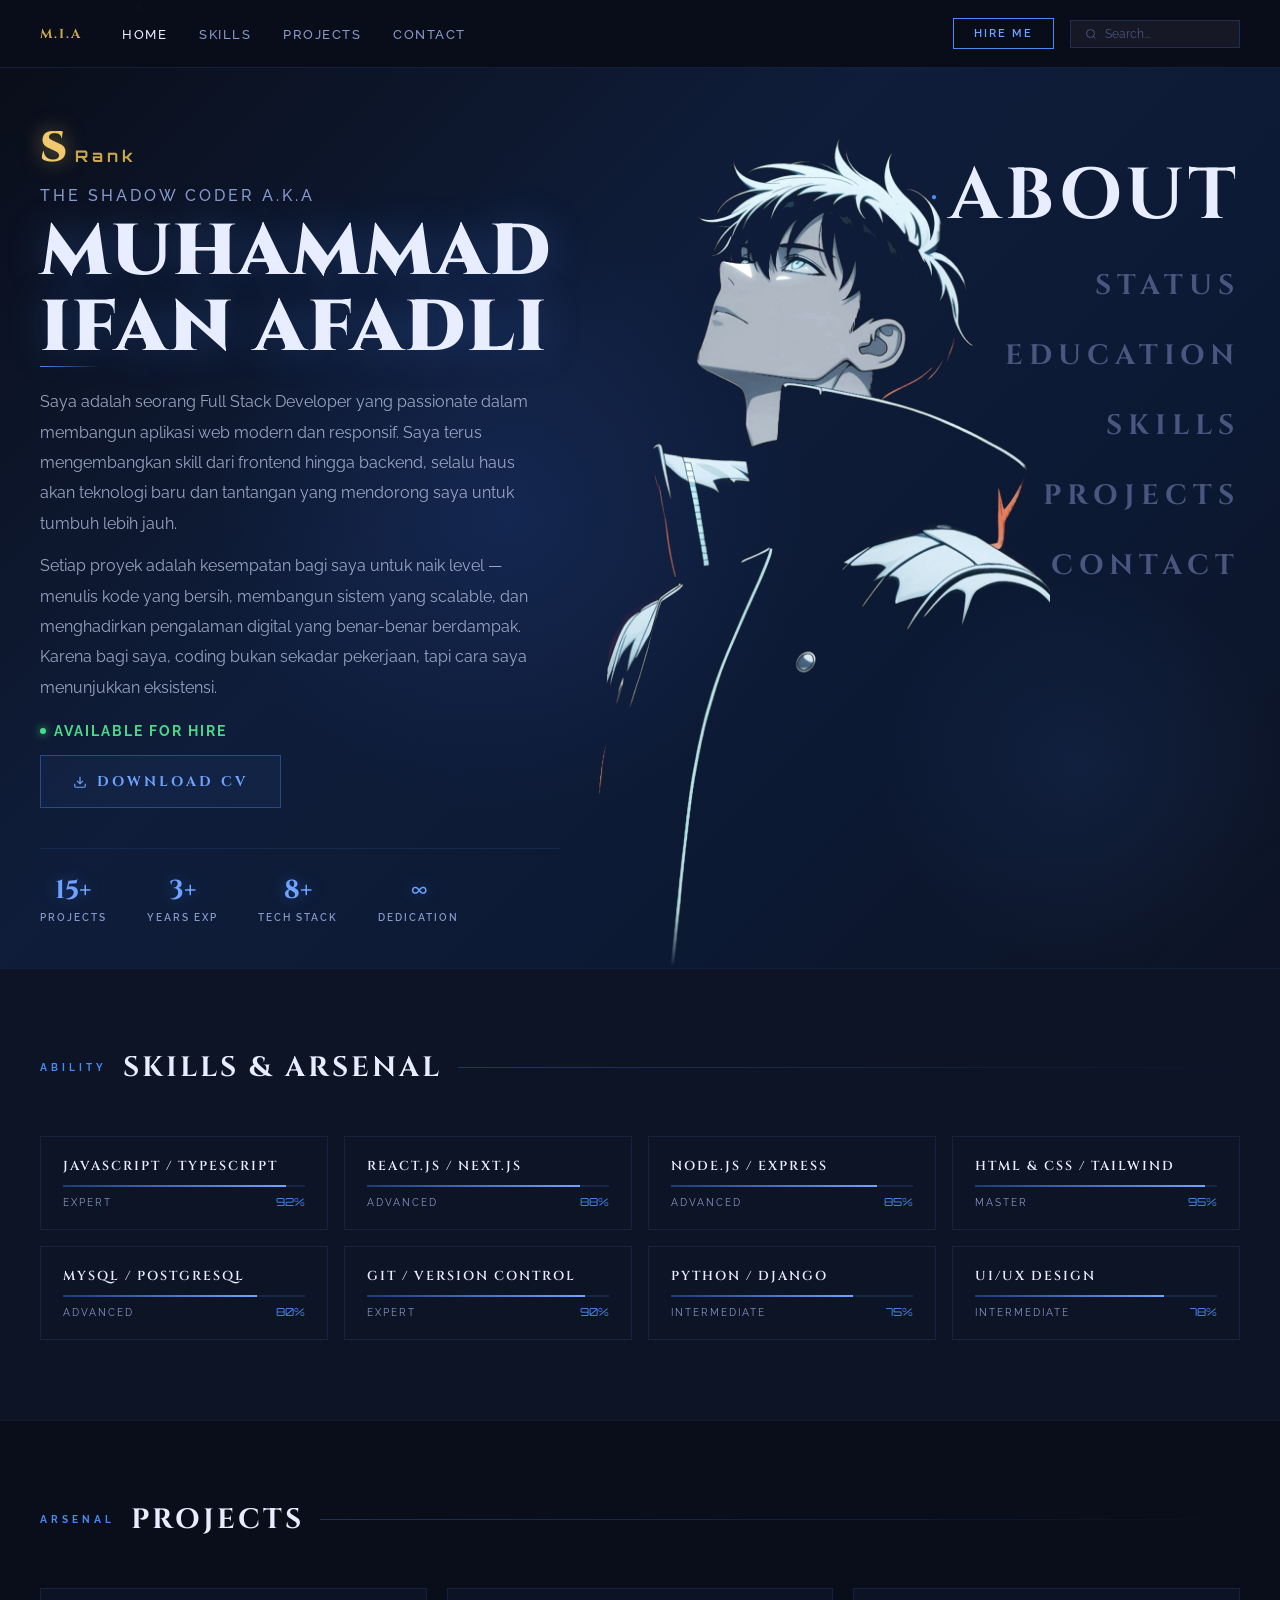
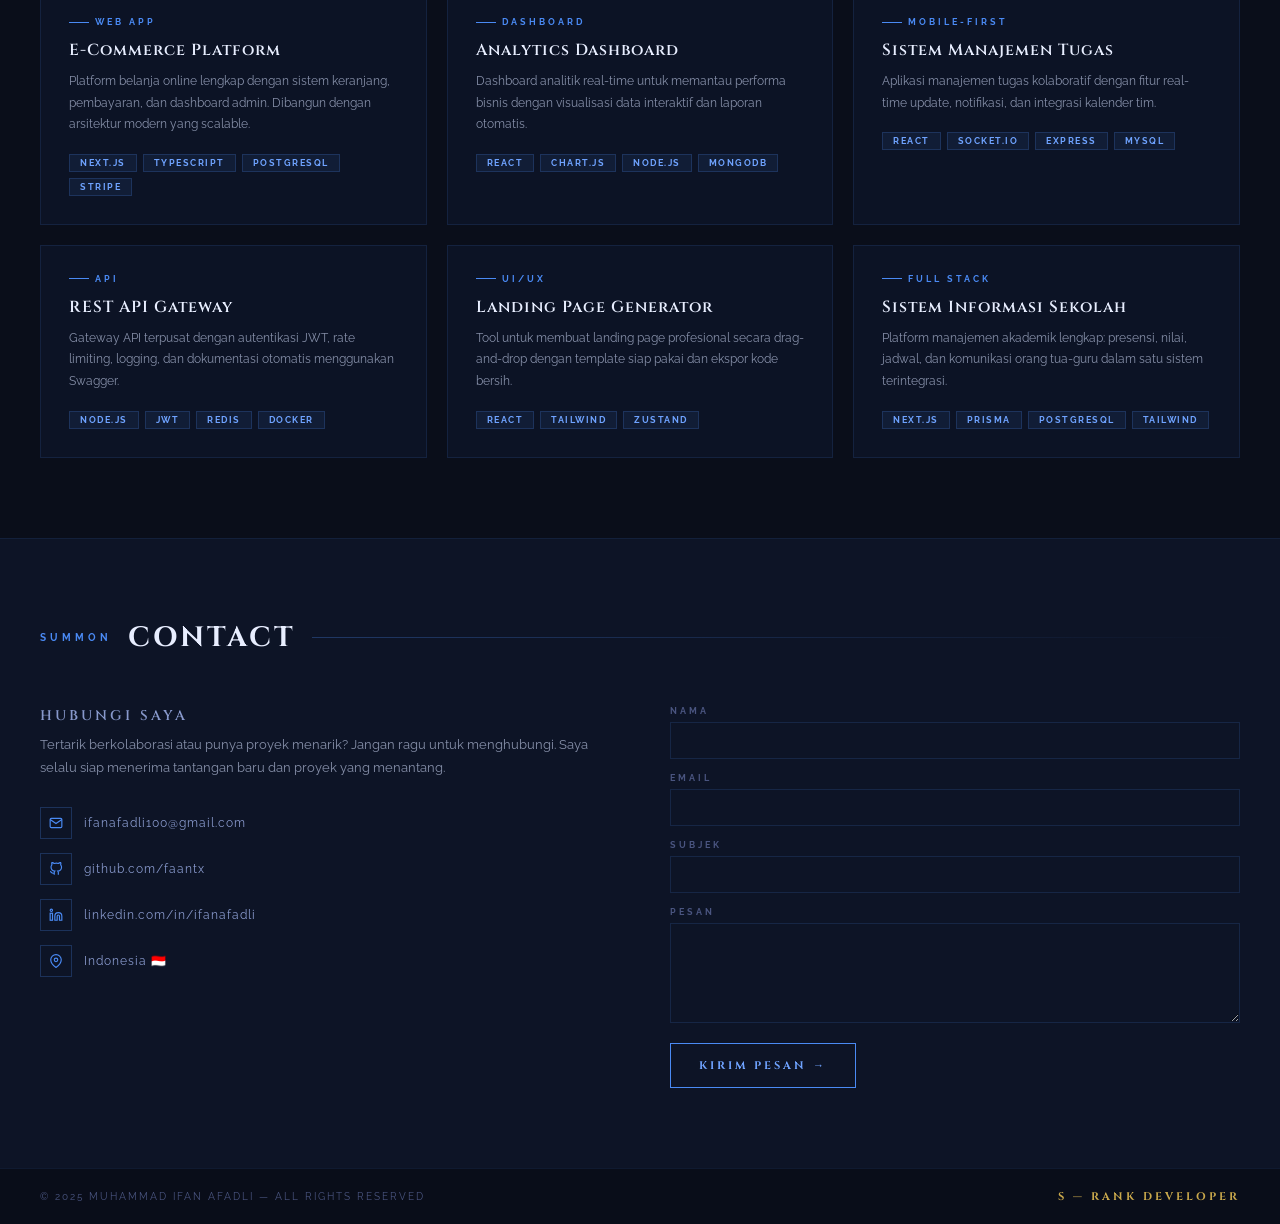
<file: PORTOFOLIO ANIME/index.html>
<!DOCTYPE html>
<html lang="id">

<head>
  <meta charset="UTF-8">
  <meta name="viewport" content="width=device-width, initial-scale=1.0">
  <title>Muhammad Ifan Afadli — Portfolio</title>
  <link
    href="https://fonts.googleapis.com/css2?family=Cinzel:wght@400;600;700;900&family=Raleway:wght@300;400;500;600&family=Orbitron:wght@400;700&display=swap"
    rel="stylesheet">
  <link rel="stylesheet" href="./assets/css/style.css">
</head>

<body>

  <canvas id="particles-canvas"></canvas>

  <!-- ── NAV ── -->
  <nav>
    <span class="nav-logo">M.I.A</span>
    <ul class="nav-links">
      <li><a href="#hero">Home</a></li>
      <li><a href="#skills">Skills</a></li>
      <li><a href="#projects">Projects</a></li>
      <li><a href="#contact">Contact</a></li>
    </ul>
    <div class="nav-right">
      <a href="#contact" class="btn-hire">Hire Me</a>
      <div class="search-box">
        <svg width="12" height="12" fill="none" stroke="currentColor" stroke-width="2" viewBox="0 0 24 24"
          style="color:#4a5580">
          <circle cx="11" cy="11" r="8" />
          <path d="m21 21-4.35-4.35" />
        </svg>
        <input type="text" placeholder="Search...">
      </div>
    </div>
  </nav>

  <!-- ── HERO ── -->
  <section id="hero" class="section">
    <div class="hero-bg-glow"></div>
    <div class="hero-bg-glow2"></div>

    <img
      src="[data-uri]"
      alt="Character" class="hero-char-img">
    <div class="hero-content">
      <div class="hero-left">
        <div class="rank-badge">
          <span class="rank-letter">S</span>
          <span class="rank-label">Rank</span>
        </div>

        <p class="hero-subtitle">The Shadow Coder A.K.A</p>

        <h1 class="hero-name">Muhammad<br>Ifan Afadli</h1>


        <div class="hero-divider"></div>

        <p class="hero-desc">
          Saya adalah seorang Full Stack Developer yang passionate dalam membangun
          aplikasi web modern dan responsif. Saya terus mengembangkan skill dari
          frontend hingga backend, selalu haus akan teknologi baru dan tantangan
          yang mendorong saya untuk tumbuh lebih jauh.
        </p>
        <p class="hero-desc" style="margin-top:12px">
          Setiap proyek adalah kesempatan bagi saya untuk naik level — menulis kode
          yang bersih, membangun sistem yang scalable, dan menghadirkan pengalaman
          digital yang benar-benar berdampak. Karena bagi saya, coding bukan sekadar
          pekerjaan, tapi cara saya menunjukkan eksistensi.
        </p>

        <div style="display:flex; flex-direction:column; align-items:flex-start; gap:0;">
          <div class="status-badge">
            <span class="status-dot"></span>
            Available for hire
          </div>

          <a href="#" class="btn-download-cv" download>
            <svg fill="none" stroke="currentColor" stroke-width="2" viewBox="0 0 24 24" width="14" height="14">
              <path d="M21 15v4a2 2 0 0 1-2 2H5a2 2 0 0 1-2-2v-4" />
              <polyline points="7 10 12 15 17 10" />
              <line x1="12" y1="15" x2="12" y2="3" />
            </svg>
            Download CV
          </a>
        </div>

        <div class="hero-stats">
          <div class="stat-item">
            <div class="stat-num">15+</div>
            <div class="stat-label">Projects</div>
          </div>
          <div class="stat-item">
            <div class="stat-num">3+</div>
            <div class="stat-label">Years Exp</div>
          </div>
          <div class="stat-item">
            <div class="stat-num">8+</div>
            <div class="stat-label">Tech Stack</div>
          </div>
          <div class="stat-item">
            <div class="stat-num">∞</div>
            <div class="stat-label">Dedication</div>
          </div>
        </div>
      </div>

      <div class="about-sidebar">
        <div class="about-title">ABOUT</div>
        <ul class="about-nav">
          <li><a href="#hero">Status</a></li>
          <li><a href="#hero">Education</a></li>
          <li><a href="#skills">Skills</a></li>
          <li><a href="#projects">Projects</a></li>
          <li><a href="#contact">Contact</a></li>
        </ul>


      </div>
    </div>
  </section>

  <!-- ── SKILLS ── -->
  <section id="skills" class="section" style="min-height:auto">
    <div class="section-header">
      <span class="section-tag">Ability</span>
      <h2 class="section-title">Skills & Arsenal</h2>
      <div class="section-line"></div>
    </div>

    <div class="skills-grid">
      <div class="skill-card anim-item">
        <div class="skill-name">JavaScript / TypeScript</div>
        <div class="skill-bar-track">
          <div class="skill-bar-fill" data-width="92"></div>
        </div>
        <div class="skill-meta"><span class="skill-level">Expert</span><span class="skill-pct">92%</span></div>
      </div>
      <div class="skill-card anim-item">
        <div class="skill-name">React.js / Next.js</div>
        <div class="skill-bar-track">
          <div class="skill-bar-fill" data-width="88"></div>
        </div>
        <div class="skill-meta"><span class="skill-level">Advanced</span><span class="skill-pct">88%</span></div>
      </div>
      <div class="skill-card anim-item">
        <div class="skill-name">Node.js / Express</div>
        <div class="skill-bar-track">
          <div class="skill-bar-fill" data-width="85"></div>
        </div>
        <div class="skill-meta"><span class="skill-level">Advanced</span><span class="skill-pct">85%</span></div>
      </div>
      <div class="skill-card anim-item">
        <div class="skill-name">HTML & CSS / Tailwind</div>
        <div class="skill-bar-track">
          <div class="skill-bar-fill" data-width="95"></div>
        </div>
        <div class="skill-meta"><span class="skill-level">Master</span><span class="skill-pct">95%</span></div>
      </div>
      <div class="skill-card anim-item">
        <div class="skill-name">MySQL / PostgreSQL</div>
        <div class="skill-bar-track">
          <div class="skill-bar-fill" data-width="80"></div>
        </div>
        <div class="skill-meta"><span class="skill-level">Advanced</span><span class="skill-pct">80%</span></div>
      </div>
      <div class="skill-card anim-item">
        <div class="skill-name">Git / Version Control</div>
        <div class="skill-bar-track">
          <div class="skill-bar-fill" data-width="90"></div>
        </div>
        <div class="skill-meta"><span class="skill-level">Expert</span><span class="skill-pct">90%</span></div>
      </div>
      <div class="skill-card anim-item">
        <div class="skill-name">Python / Django</div>
        <div class="skill-bar-track">
          <div class="skill-bar-fill" data-width="75"></div>
        </div>
        <div class="skill-meta"><span class="skill-level">Intermediate</span><span class="skill-pct">75%</span></div>
      </div>
      <div class="skill-card anim-item">
        <div class="skill-name">UI/UX Design</div>
        <div class="skill-bar-track">
          <div class="skill-bar-fill" data-width="78"></div>
        </div>
        <div class="skill-meta"><span class="skill-level">Intermediate</span><span class="skill-pct">78%</span></div>
      </div>
    </div>
  </section>

  <!-- ── PROJECTS ── -->
  <section id="projects" class="section" style="min-height:auto">
    <div class="section-header">
      <span class="section-tag">Arsenal</span>
      <h2 class="section-title">Projects</h2>
      <div class="section-line"></div>
    </div>

    <div class="projects-grid">
      <div class="project-card anim-item">
        <div class="project-tag">Web App</div>
        <div class="project-title">E-Commerce Platform</div>
        <div class="project-desc">Platform belanja online lengkap dengan sistem keranjang, pembayaran, dan dashboard
          admin. Dibangun dengan arsitektur modern yang scalable.</div>
        <div class="project-tech">
          <span class="tech-tag">Next.js</span>
          <span class="tech-tag">TypeScript</span>
          <span class="tech-tag">PostgreSQL</span>
          <span class="tech-tag">Stripe</span>
        </div>
      </div>
      <div class="project-card anim-item">
        <div class="project-tag">Dashboard</div>
        <div class="project-title">Analytics Dashboard</div>
        <div class="project-desc">Dashboard analitik real-time untuk memantau performa bisnis dengan visualisasi data
          interaktif dan laporan otomatis.</div>
        <div class="project-tech">
          <span class="tech-tag">React</span>
          <span class="tech-tag">Chart.js</span>
          <span class="tech-tag">Node.js</span>
          <span class="tech-tag">MongoDB</span>
        </div>
      </div>
      <div class="project-card anim-item">
        <div class="project-tag">Mobile-First</div>
        <div class="project-title">Sistem Manajemen Tugas</div>
        <div class="project-desc">Aplikasi manajemen tugas kolaboratif dengan fitur real-time update, notifikasi, dan
          integrasi kalender tim.</div>
        <div class="project-tech">
          <span class="tech-tag">React</span>
          <span class="tech-tag">Socket.io</span>
          <span class="tech-tag">Express</span>
          <span class="tech-tag">MySQL</span>
        </div>
      </div>
      <div class="project-card anim-item">
        <div class="project-tag">API</div>
        <div class="project-title">REST API Gateway</div>
        <div class="project-desc">Gateway API terpusat dengan autentikasi JWT, rate limiting, logging, dan dokumentasi
          otomatis menggunakan Swagger.</div>
        <div class="project-tech">
          <span class="tech-tag">Node.js</span>
          <span class="tech-tag">JWT</span>
          <span class="tech-tag">Redis</span>
          <span class="tech-tag">Docker</span>
        </div>
      </div>
      <div class="project-card anim-item">
        <div class="project-tag">UI/UX</div>
        <div class="project-title">Landing Page Generator</div>
        <div class="project-desc">Tool untuk membuat landing page profesional secara drag-and-drop dengan template siap
          pakai dan ekspor kode bersih.</div>
        <div class="project-tech">
          <span class="tech-tag">React</span>
          <span class="tech-tag">Tailwind</span>
          <span class="tech-tag">Zustand</span>
        </div>
      </div>
      <div class="project-card anim-item">
        <div class="project-tag">Full Stack</div>
        <div class="project-title">Sistem Informasi Sekolah</div>
        <div class="project-desc">Platform manajemen akademik lengkap: presensi, nilai, jadwal, dan komunikasi orang
          tua-guru dalam satu sistem terintegrasi.</div>
        <div class="project-tech">
          <span class="tech-tag">Next.js</span>
          <span class="tech-tag">Prisma</span>
          <span class="tech-tag">PostgreSQL</span>
          <span class="tech-tag">Tailwind</span>
        </div>
      </div>
    </div>
  </section>

  <!-- ── CONTACT ── -->
  <section id="contact" class="section" style="min-height:auto">
    <div class="section-header">
      <span class="section-tag">Summon</span>
      <h2 class="section-title">Contact</h2>
      <div class="section-line"></div>
    </div>

    <div class="contact-grid">
      <div class="contact-info anim-item">
        <h3>Hubungi Saya</h3>
        <p>Tertarik berkolaborasi atau punya proyek menarik? Jangan ragu untuk menghubungi. Saya selalu siap menerima
          tantangan baru dan proyek yang menantang.</p>

        <div class="contact-item">
          <div class="contact-item-icon">
            <svg width="14" height="14" fill="none" stroke="currentColor" stroke-width="2" viewBox="0 0 24 24">
              <path d="M4 4h16c1.1 0 2 .9 2 2v12c0 1.1-.9 2-2 2H4c-1.1 0-2-.9-2-2V6c0-1.1.9-2 2-2z" />
              <polyline points="22,6 12,13 2,6" />
            </svg>
          </div>
          <span>ifanafadli100@gmail.com</span>
        </div>
        <div class="contact-item">
          <div class="contact-item-icon">
            <svg width="14" height="14" fill="none" stroke="currentColor" stroke-width="2" viewBox="0 0 24 24">
              <path
                d="M9 19c-5 1.5-5-2.5-7-3m14 6v-3.87a3.37 3.37 0 0 0-.94-2.61c3.14-.35 6.44-1.54 6.44-7A5.44 5.44 0 0 0 20 4.77 5.07 5.07 0 0 0 19.91 1S18.73.65 16 2.48a13.38 13.38 0 0 0-7 0C6.27.65 5.09 1 5.09 1A5.07 5.07 0 0 0 5 4.77a5.44 5.44 0 0 0-1.5 3.78c0 5.42 3.3 6.61 6.44 7A3.37 3.37 0 0 0 9 18.13V22" />
            </svg>
          </div>
          <span>github.com/faantx</span>
        </div>
        <div class="contact-item">
          <div class="contact-item-icon">
            <svg width="14" height="14" fill="none" stroke="currentColor" stroke-width="2" viewBox="0 0 24 24">
              <path d="M16 8a6 6 0 0 1 6 6v7h-4v-7a2 2 0 0 0-2-2 2 2 0 0 0-2 2v7h-4v-7a6 6 0 0 1 6-6z" />
              <rect x="2" y="9" width="4" height="12" />
              <circle cx="4" cy="4" r="2" />
            </svg>
          </div>
          <span>linkedin.com/in/ifanafadli</span>
        </div>
        <div class="contact-item">
          <div class="contact-item-icon">
            <svg width="14" height="14" fill="none" stroke="currentColor" stroke-width="2" viewBox="0 0 24 24">
              <path d="M21 10c0 7-9 13-9 13s-9-6-9-13a9 9 0 0 1 18 0z" />
              <circle cx="12" cy="10" r="3" />
            </svg>
          </div>
          <span>Indonesia 🇮🇩</span>
        </div>
      </div>

      <div class="contact-form anim-item">
        <div class="form-group">
          <label class="form-label">Nama</label>
          <input type="text" class="form-input">
        </div>
        <div class="form-group">
          <label class="form-label">Email</label>
          <input type="email" class="form-input">
        </div>
        <div class="form-group">
          <label class="form-label">Subjek</label>
          <input type="text" class="form-input">
        </div>
        <div class="form-group">
          <label class="form-label">Pesan</label>
          <textarea class="form-input"></textarea>
        </div>
        <button class="btn-send">Kirim Pesan →</button>
      </div>
    </div>
  </section>

  <!-- ── FOOTER ── -->
  <footer>
    <p>© 2025 Muhammad Ifan Afadli — All Rights Reserved</p>
    <span class="footer-rank">S — RANK DEVELOPER</span>
  </footer>

  <script src="./assets/js/script.js"></script>
</body>

</html>
</file>
<file: PORTOFOLIO ANIME/assets/css/style.css>
*, *::before, *::after { box-sizing: border-box; margin: 0; padding: 0; }

  :root {
    --navy: #0a0e1a;
    --navy2: #0d1426;
    --blue-dark: #0f1d3a;
    --blue-mid: #1a2f5e;
    --blue-glow: #1e3a7a;
    --accent: #4a8af4;
    --accent2: #6fa3ff;
    --gold: #c9a84c;
    --gold2: #f0c96e;
    --white: #e8eeff;
    --muted: #8899cc;
    --dim: #4a5580;
    --ember: #ff6b35;
    --ember2: #ff9d5c;
  }

  html { scroll-behavior: smooth; }

  body {
    font-family: 'Raleway', sans-serif;
    background: var(--navy);
    color: var(--white);
    overflow-x: hidden;
    min-height: 100vh;
  }

  /* ── CANVAS PARTICLES ── */
  #particles-canvas {
    position: fixed;
    top: 0; left: 0;
    width: 100%; height: 100%;
    pointer-events: none;
    z-index: 0;
  }

  /* ── SECTIONS ── */
  .section {
    position: relative;
    min-height: 100vh;
    display: flex;
    flex-direction: column;
    z-index: 1;
  }

  /* ── NAVBAR ── */
  nav {
    display: flex;
    align-items: center;
    padding: 18px 40px;
    background: rgba(10,14,26,0.85);
    backdrop-filter: blur(12px);
    border-bottom: 1px solid rgba(74,138,244,0.15);
    position: sticky;
    top: 0;
    z-index: 100;
    gap: 20px;
  }

  .nav-logo {
    font-family: 'Cinzel', serif;
    font-size: 13px;
    font-weight: 700;
    letter-spacing: 2px;
    color: var(--gold);
    text-transform: uppercase;
    margin-right: 20px;
    white-space: nowrap;
  }

  .nav-links {
    display: flex;
    gap: 32px;
    list-style: none;
    flex: 1;
  }

  .nav-links a {
    font-size: 13px;
    font-weight: 500;
    letter-spacing: 1.5px;
    color: var(--muted);
    text-decoration: none;
    text-transform: uppercase;
    transition: color 0.25s ease, text-shadow 0.25s ease, letter-spacing 0.25s ease;
  }

  .nav-links a:hover {
    color: #ffffff;
    text-shadow: 0 0 12px rgba(111,163,255,0.9), 0 0 30px rgba(74,138,244,0.5);
    letter-spacing: 3px;
  }

  .nav-right {
    display: flex;
    align-items: center;
    gap: 16px;
    margin-left: auto;
  }

  .btn-hire {
    font-family: 'Raleway', sans-serif;
    font-size: 11px;
    font-weight: 600;
    letter-spacing: 2px;
    text-transform: uppercase;
    padding: 8px 20px;
    border: 1px solid var(--accent);
    color: var(--accent2);
    background: transparent;
    cursor: pointer;
    transition: all 0.25s;
    text-decoration: none;
  }

  .btn-hire:hover {
    background: var(--accent);
    color: #fff;
    box-shadow: 0 0 20px rgba(74,138,244,0.4);
  }

  .search-box {
    display: flex;
    align-items: center;
    background: rgba(255,255,255,0.05);
    border: 1px solid rgba(74,138,244,0.2);
    padding: 6px 14px;
    gap: 8px;
  }

  .search-box input {
    background: none;
    border: none;
    outline: none;
    color: var(--white);
    font-size: 12px;
    font-family: 'Raleway', sans-serif;
    width: 120px;
  }

  .search-box input::placeholder { color: var(--dim); }

  /* ── HERO SECTION ── */
  #hero {
    background: linear-gradient(135deg, var(--navy) 0%, var(--blue-dark) 40%, #0c1933 70%, var(--navy2) 100%);
    position: relative;
    overflow: hidden;
  }

  .hero-bg-glow {
    position: absolute;
    top: 50%; left: 40%;
    transform: translate(-50%, -50%);
    width: 600px; height: 600px;
    background: radial-gradient(circle, rgba(30,58,122,0.35) 0%, transparent 70%);
    pointer-events: none;
  }

  .hero-bg-glow2 {
    position: absolute;
    bottom: 0; right: 0;
    width: 400px; height: 400px;
    background: radial-gradient(circle, rgba(74,138,244,0.08) 0%, transparent 70%);
    pointer-events: none;
  }

  .hero-content {
    display: grid;
    grid-template-columns: 1fr auto;
    flex: 1;
    padding: 60px 40px 40px;
    gap: 40px;
    position: relative;
    z-index: 2;
  }

  .hero-left { max-width: 520px; }

  .rank-badge {
    display: inline-flex;
    align-items: center;
    gap: 8px;
    margin-bottom: 16px;
    animation: fadeUp 0.8s ease both;
  }

  .rank-letter {
    font-family: 'Cinzel', serif;
    font-size: 42px;
    font-weight: 900;
    color: var(--gold2);
    text-shadow: 0 0 20px rgba(201,168,76,0.6);
    line-height: 1;
  }

  .rank-label {
    font-family: 'Orbitron', monospace;
    font-size: 16px;
    font-weight: 700;
    letter-spacing: 4px;
    color: var(--gold);
    align-self: flex-end;
    padding-bottom: 4px;
  }

  .hero-subtitle {
    font-size: 16px;
    font-weight: 500;
    letter-spacing: 3px;
    color: var(--muted);
    text-transform: uppercase;
    margin-bottom: 10px;
    animation: fadeUp 0.8s 0.1s ease both;
  }

  .hero-name {
    font-family: 'Cinzel', serif;
    font-size: clamp(36px, 6vw, 72px);
    font-weight: 900;
    color: var(--white);
    line-height: 1.05;
    letter-spacing: 2px;
    text-transform: uppercase;
    text-shadow: 0 0 40px rgba(74,138,244,0.3);
    animation: fadeUp 0.8s 0.15s ease both;
  }

  .hero-name-alt {
    font-family: 'Cinzel', serif;
    font-size: 20px;
    font-weight: 400;
    color: var(--muted);
    letter-spacing: 2px;
    margin-top: 6px;
    margin-bottom: 24px;
    animation: fadeUp 0.8s 0.2s ease both;
  }

  .hero-divider {
    width: 60px;
    height: 1px;
    background: linear-gradient(90deg, var(--accent), transparent);
    margin-bottom: 20px;
    animation: fadeUp 0.8s 0.25s ease both;
  }

  .hero-desc {
    font-size: 16px;
    font-weight: 400;
    line-height: 1.9;
    color: rgba(200,210,240,0.75);
    max-width: 500px;
    animation: fadeUp 0.8s 0.3s ease both;
  }

  /* ── ABOUT SIDEBAR ── */
  .about-sidebar {
    text-align: right;
    animation: fadeUp 0.8s 0.35s ease both;
    padding-top: 20px;
  }

  .about-title {
    font-family: 'Cinzel', serif;
    font-size: 72px;
    font-weight: 700;
    color: var(--white);
    letter-spacing: 4px;
    margin-bottom: 20px;
    display: flex;
    align-items: center;
    justify-content: flex-end;
    gap: 8px;
  }

  .about-title::before {
    content: '●';
    color: var(--accent);
    font-size: 10px;
  }

  .about-nav { list-style: none; }

  .about-nav li {
    margin-bottom: 28px;
  }

  .about-nav a {
    font-size: 28px;
    font-weight: 700;
    letter-spacing: 6px;
    color: var(--dim);
    text-decoration: none;
    text-transform: uppercase;
    transition: font-size 0.25s ease, color 0.25s ease, letter-spacing 0.25s ease, text-shadow 0.25s ease;
    display: flex;
    align-items: center;
    justify-content: flex-end;
    gap: 12px;
    font-family: 'Cinzel', serif;
    line-height: 1.5;
  }

  .about-nav a:hover {
    color: #ffffff;
    font-size: 34px;
    text-shadow: 0 0 20px rgba(111,163,255,0.9), 0 0 40px rgba(74,138,244,0.5);
    letter-spacing: 8px;
  }

  .about-nav a.active {
    color: var(--accent2);
  }

  .about-nav a.active::after {
    content: '';
    display: inline-block;
    width: 16px;
    height: 1px;
    background: var(--accent);
  }

  /* ── HERO BOTTOM STATS ── */
  .hero-stats {
    display: flex;
    gap: 40px;
    margin-top: 40px;
    padding-top: 24px;
    border-top: 1px solid rgba(74,138,244,0.12);
    animation: fadeUp 0.8s 0.4s ease both;
  }

  .stat-item { text-align: center; }

  .stat-num {
    font-family: 'Cinzel', serif;
    font-size: 26px;
    font-weight: 700;
    color: var(--accent2);
    text-shadow: 0 0 15px rgba(74,138,244,0.4);
  }

  .stat-label {
    font-size: 10px;
    font-weight: 600;
    letter-spacing: 2px;
    color: var(--muted);
    text-transform: uppercase;
    margin-top: 4px;
  }

  /* ── SKILLS SECTION ── */
  #skills {
    background: var(--navy2);
    padding: 80px 40px;
    border-top: 1px solid rgba(74,138,244,0.1);
  }

  .section-header {
    display: flex;
    align-items: center;
    gap: 16px;
    margin-bottom: 50px;
  }

  .section-tag {
    font-size: 10px;
    font-weight: 700;
    letter-spacing: 4px;
    color: var(--accent);
    text-transform: uppercase;
  }

  .section-title {
    font-family: 'Cinzel', serif;
    font-size: 28px;
    font-weight: 700;
    color: var(--white);
    letter-spacing: 3px;
    text-transform: uppercase;
  }

  .section-line {
    flex: 1;
    height: 1px;
    background: linear-gradient(90deg, rgba(74,138,244,0.3), transparent);
  }

  .skills-grid {
    display: grid;
    grid-template-columns: repeat(auto-fill, minmax(280px, 1fr));
    gap: 16px;
  }

  .skill-card {
    background: rgba(13,20,38,0.8);
    border: 1px solid rgba(74,138,244,0.12);
    padding: 20px 22px;
    position: relative;
    overflow: hidden;
    transition: all 0.3s;
    cursor: default;
  }

  .skill-card::before {
    content: '';
    position: absolute;
    top: 0; left: 0;
    width: 3px; height: 100%;
    background: var(--accent);
    opacity: 0;
    transition: opacity 0.3s;
  }

  .skill-card:hover {
    border-color: rgba(74,138,244,0.35);
    transform: translateY(-2px);
    box-shadow: 0 8px 30px rgba(74,138,244,0.1);
  }

  .skill-card:hover::before { opacity: 1; }

  .skill-name {
    font-family: 'Cinzel', serif;
    font-size: 13px;
    font-weight: 600;
    letter-spacing: 2px;
    color: var(--white);
    margin-bottom: 10px;
    text-transform: uppercase;
  }

  .skill-bar-track {
    height: 2px;
    background: rgba(74,138,244,0.15);
    width: 100%;
    margin-bottom: 8px;
    overflow: hidden;
  }

  .skill-bar-fill {
    height: 100%;
    background: linear-gradient(90deg, var(--blue-glow), var(--accent2));
    width: 0%;
    transition: width 1.2s cubic-bezier(0.16, 1, 0.3, 1);
  }

  .skill-meta {
    display: flex;
    justify-content: space-between;
    align-items: center;
  }

  .skill-level {
    font-size: 10px;
    letter-spacing: 2px;
    color: var(--muted);
    text-transform: uppercase;
  }

  .skill-pct {
    font-family: 'Orbitron', monospace;
    font-size: 11px;
    color: var(--accent);
  }

  /* ── PROJECTS ── */
  #projects {
    background: var(--navy);
    padding: 80px 40px;
    border-top: 1px solid rgba(74,138,244,0.1);
  }

  .projects-grid {
    display: grid;
    grid-template-columns: repeat(auto-fill, minmax(320px, 1fr));
    gap: 20px;
  }

  .project-card {
    background: rgba(13,20,38,0.9);
    border: 1px solid rgba(74,138,244,0.12);
    padding: 28px;
    position: relative;
    overflow: hidden;
    transition: all 0.3s;
  }

  .project-card::after {
    content: '';
    position: absolute;
    bottom: 0; left: 0; right: 0;
    height: 1px;
    background: linear-gradient(90deg, transparent, var(--accent), transparent);
    opacity: 0;
    transition: opacity 0.3s;
  }

  .project-card:hover {
    border-color: rgba(74,138,244,0.3);
    transform: translateY(-4px);
    box-shadow: 0 12px 40px rgba(74,138,244,0.12);
  }

  .project-card:hover::after { opacity: 1; }

  .project-tag {
    font-size: 9px;
    font-weight: 700;
    letter-spacing: 3px;
    color: var(--accent);
    text-transform: uppercase;
    margin-bottom: 12px;
    display: flex;
    align-items: center;
    gap: 6px;
  }

  .project-tag::before {
    content: '';
    width: 20px; height: 1px;
    background: var(--accent);
  }

  .project-title {
    font-family: 'Cinzel', serif;
    font-size: 16px;
    font-weight: 600;
    color: var(--white);
    margin-bottom: 10px;
    letter-spacing: 1px;
  }

  .project-desc {
    font-size: 12px;
    line-height: 1.8;
    color: rgba(200,210,240,0.65);
    margin-bottom: 18px;
  }

  .project-tech {
    display: flex;
    flex-wrap: wrap;
    gap: 6px;
  }

  .tech-tag {
    font-size: 9px;
    font-weight: 700;
    letter-spacing: 1.5px;
    color: var(--accent2);
    background: rgba(74,138,244,0.08);
    border: 1px solid rgba(74,138,244,0.2);
    padding: 3px 10px;
    text-transform: uppercase;
  }

  /* ── CONTACT ── */
  #contact {
    background: var(--navy2);
    padding: 80px 40px;
    border-top: 1px solid rgba(74,138,244,0.1);
  }

  .contact-grid {
    display: grid;
    grid-template-columns: 1fr 1fr;
    gap: 60px;
    align-items: start;
  }

  .contact-info h3 {
    font-family: 'Cinzel', serif;
    font-size: 14px;
    font-weight: 600;
    letter-spacing: 3px;
    color: var(--muted);
    text-transform: uppercase;
    margin-bottom: 8px;
  }

  .contact-info p {
    font-size: 13px;
    line-height: 1.8;
    color: rgba(200,210,240,0.65);
    margin-bottom: 28px;
  }

  .contact-item {
    display: flex;
    align-items: center;
    gap: 12px;
    margin-bottom: 14px;
    font-size: 12px;
    color: var(--muted);
    letter-spacing: 1px;
  }

  .contact-item-icon {
    width: 32px; height: 32px;
    border: 1px solid rgba(74,138,244,0.25);
    display: flex;
    align-items: center;
    justify-content: center;
    color: var(--accent);
    font-size: 14px;
    flex-shrink: 0;
  }

  .contact-form {
    display: flex;
    flex-direction: column;
    gap: 14px;
  }

  .form-group {
    display: flex;
    flex-direction: column;
    gap: 6px;
  }

  .form-label {
    font-size: 9px;
    font-weight: 700;
    letter-spacing: 3px;
    color: var(--dim);
    text-transform: uppercase;
  }

  .form-input {
    background: rgba(13,20,38,0.8);
    border: 1px solid rgba(74,138,244,0.15);
    color: var(--white);
    font-family: 'Raleway', sans-serif;
    font-size: 13px;
    padding: 10px 14px;
    outline: none;
    transition: border-color 0.2s;
    width: 100%;
  }

  .form-input:focus {
    border-color: rgba(74,138,244,0.5);
    box-shadow: 0 0 0 2px rgba(74,138,244,0.08);
  }

  textarea.form-input { resize: vertical; min-height: 100px; }

  .btn-send {
    font-family: 'Cinzel', serif;
    font-size: 11px;
    font-weight: 700;
    letter-spacing: 3px;
    text-transform: uppercase;
    padding: 14px 28px;
    background: transparent;
    border: 1px solid var(--accent);
    color: var(--accent2);
    cursor: pointer;
    transition: all 0.25s;
    align-self: flex-start;
    margin-top: 6px;
  }

  .btn-send:hover {
    background: var(--accent);
    color: #fff;
    box-shadow: 0 0 25px rgba(74,138,244,0.3);
  }

  /* ── STATUS BADGE ── */
  .status-badge {
    display: inline-flex;
    align-items: center;
    gap: 8px;
    font-size: 14px;
    font-weight: 700;
    letter-spacing: 2px;
    color: #4adb8a;
    text-transform: uppercase;
    margin-top: 20px;
  }

  .status-dot {
    width: 6px; height: 6px;
    background: #4adb8a;
    border-radius: 50%;
    box-shadow: 0 0 8px #4adb8a;
    animation: pulse 2s infinite;
  }

  /* ── FOOTER ── */
  footer {
    background: rgba(10,14,26,0.95);
    border-top: 1px solid rgba(74,138,244,0.1);
    padding: 20px 40px;
    display: flex;
    justify-content: space-between;
    align-items: center;
    position: relative;
    z-index: 1;
  }

  footer p {
    font-size: 10px;
    letter-spacing: 2px;
    color: var(--dim);
    text-transform: uppercase;
  }

  .footer-rank {
    font-family: 'Cinzel', serif;
    font-size: 11px;
    font-weight: 700;
    color: var(--gold);
    letter-spacing: 3px;
  }

  /* ── ANIMATIONS ── */
  @keyframes fadeUp {
    from { opacity: 0; transform: translateY(20px); }
    to { opacity: 1; transform: translateY(0); }
  }

  @keyframes pulse {
    0%, 100% { opacity: 1; transform: scale(1); }
    50% { opacity: 0.6; transform: scale(1.4); }
  }

  @keyframes shimmer {
    0% { background-position: -200% center; }
    100% { background-position: 200% center; }
  }


  /* ── CHARACTER IMAGE ── */
  .hero-char-img {
    position: absolute;
    right: 230px;
    bottom: 0;
    height: 135%;
    max-height: 1000px;
    object-fit: contain;
    object-position: bottom center;
    pointer-events: none;
    z-index: 1;
    animation: charFadeIn 1s 0.4s ease both;
    mix-blend-mode: lighten;
    filter: drop-shadow(-10px 0px 50px rgba(74,138,244,0.35)) brightness(1.05) contrast(1.05);
    mask-image: linear-gradient(to top, transparent 0%, black 6%, black 88%, transparent 100%),
                linear-gradient(to right, transparent 0%, black 5%, black 95%, transparent 100%);
    -webkit-mask-image: linear-gradient(to top, transparent 0%, black 6%, black 88%, transparent 100%);
    mask-composite: intersect;
  }

  @keyframes charFadeIn {
    from { opacity: 0; transform: translateX(30px); }
    to { opacity: 1; transform: translateX(0); }
  }


  /* ── DOWNLOAD CV BUTTON ── */
  .btn-download-cv {
    display: inline-flex;
    align-items: center;
    gap: 10px;
    font-family: 'Cinzel', serif;
    font-size: 14px;
    font-weight: 700;
    letter-spacing: 3px;
    text-transform: uppercase;
    color: var(--accent2);
    background: rgba(74,138,244,0.06);
    border: 1px solid rgba(74,138,244,0.4);
    padding: 16px 32px;
    cursor: pointer;
    text-decoration: none;
    transition: all 0.3s ease;
    animation: fadeUp 1s 0.45s ease both;
    margin-top: 16px;
    display: inline-flex;
    align-self: flex-start;
  }

  .btn-download-cv:hover {
    background: var(--accent);
    color: #fff;
    border-color: var(--accent);
    box-shadow: 0 0 30px rgba(74,138,244,0.4), 0 0 60px rgba(74,138,244,0.15);
    gap: 14px;
  }

  .btn-download-cv svg {
    width: 14px;
    height: 14px;
    flex-shrink: 0;
    transition: transform 0.3s ease;
  }

  .btn-download-cv:hover svg {
    transform: translateY(2px);
  }

  /* ── SCROLLBAR ── */
  ::-webkit-scrollbar { width: 4px; }
  ::-webkit-scrollbar-track { background: var(--navy); }
  ::-webkit-scrollbar-thumb { background: var(--blue-mid); }

  /* Animate on scroll */
  .anim-item {
    opacity: 0;
    transform: translateY(24px);
    transition: opacity 0.7s ease, transform 0.7s ease;
  }
  .anim-item.visible {
    opacity: 1;
    transform: translateY(0);
  }

/* ── RESPONSIVE / MEDIA QUERIES ── */

/* TABLET (max-width: 992px) */
@media screen and (max-width: 992px) {
  nav { padding: 15px 20px; }
  .nav-links { gap: 15px; }
  .search-box { display: none; }
  .hero-content {
    grid-template-columns: 1fr;
    text-align: center;
    padding: 40px 20px 20px;
  }
  .hero-left {
    max-width: 100%;
    display: flex;
    flex-direction: column;
    align-items: center;
  }
  .hero-desc { max-width: 100%; text-align: center; }
  .hero-char-img { right: -150px; opacity: 0.2; height: 100%; }
  .about-sidebar { text-align: center; padding-top: 0; }
  .about-title { justify-content: center; font-size: 48px; }
  .about-nav a { justify-content: center; }
  .hero-stats { justify-content: center; }
  .contact-grid { grid-template-columns: 1fr; gap: 40px; }
}

/* MOBILE (max-width: 768px) */
@media screen and (max-width: 768px) {
  nav { flex-wrap: wrap; justify-content: space-between; }
  .nav-links {
    order: 3;
    flex-basis: 100%;
    margin-top: 15px;
    justify-content: center;
    flex-wrap: wrap;
  }
  .hero-char-img { display: none; }
  #skills, #projects, #contact { padding: 60px 20px; }
  .skills-grid { grid-template-columns: 1fr; }
  .projects-grid { grid-template-columns: 1fr; }
  footer {
    flex-direction: column;
    gap: 15px;
    text-align: center;
    padding: 20px;
  }
}
</file>
